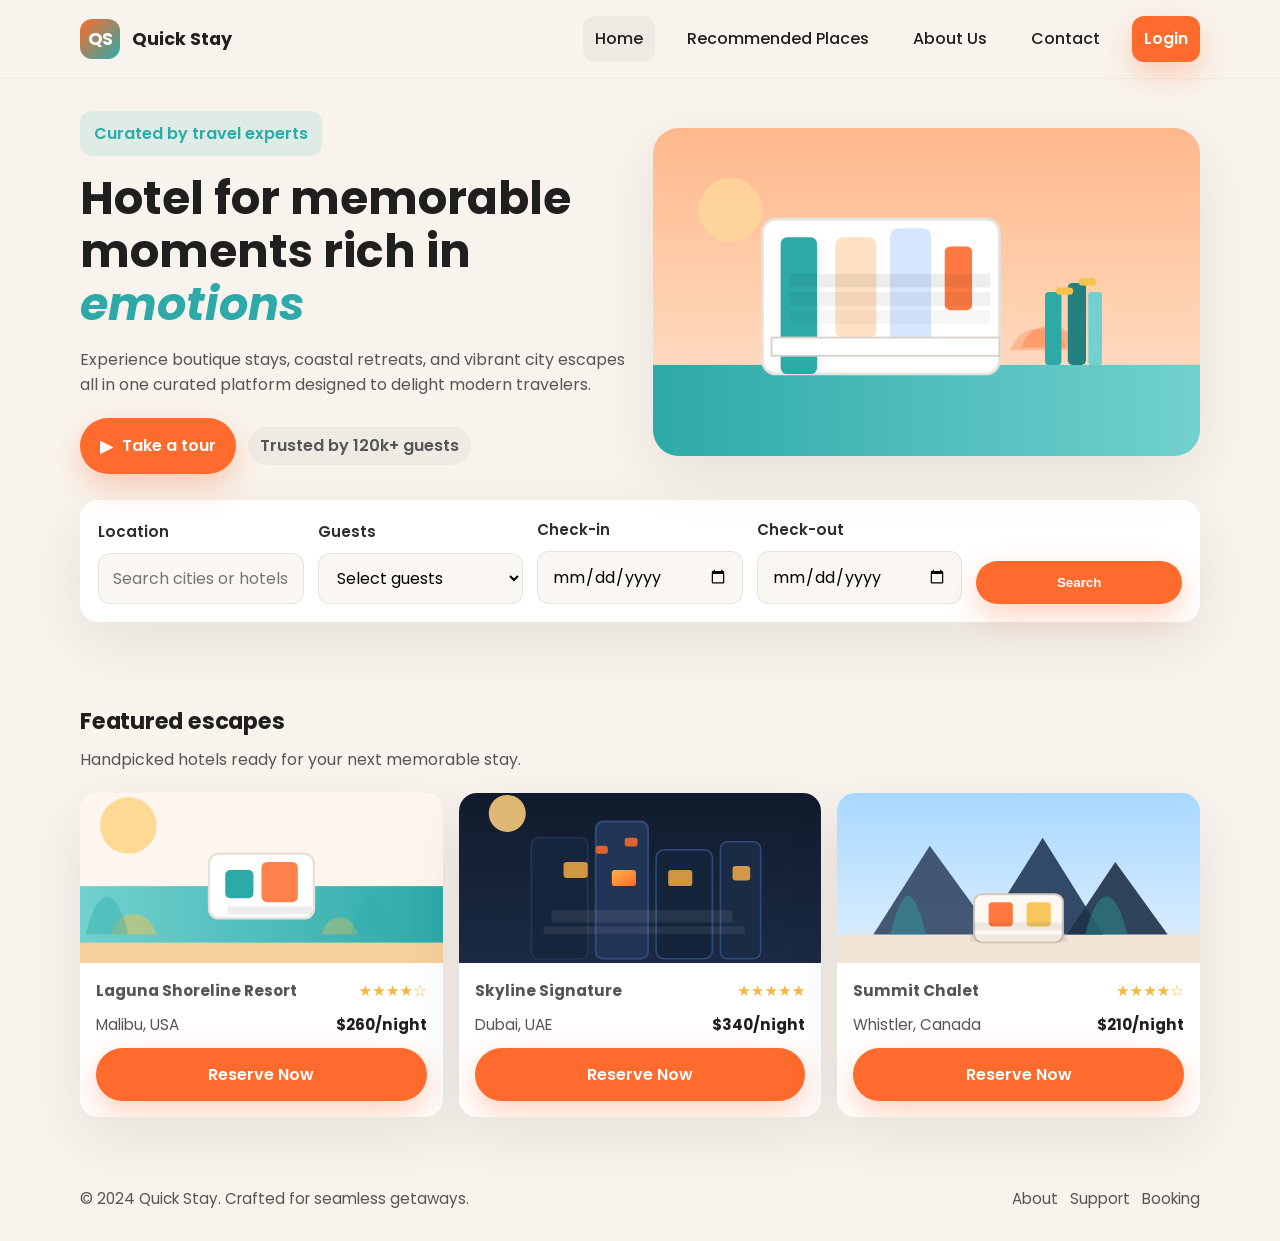
<file: index.html>
<!DOCTYPE html>
<html lang="en">
<head>
  <meta charset="UTF-8" />
  <meta name="viewport" content="width=device-width, initial-scale=1.0" />
  <title>Quick Stay | Find Your Hotel</title>
  <link rel="preconnect" href="https://fonts.googleapis.com" />
  <link rel="preconnect" href="https://fonts.gstatic.com" crossorigin />
  <link href="https://fonts.googleapis.com/css2?family=Poppins:wght@300;400;600;700&display=swap" rel="stylesheet" />
  <link rel="stylesheet" href="assets/styles.css" />
</head>
<body>
  <header class="navbar">
    <div class="container inner">
      <div class="brand">
        <div class="logo" aria-hidden="true">QS</div>
        <span>Quick Stay</span>
      </div>
      <nav class="nav-links" aria-label="Primary">
        <a href="index.html" class="active">Home</a>
        <a href="places.html">Recommended Places</a>
        <a href="about.html">About Us</a>
        <a href="contact.html">Contact</a>
        <a class="btn btn-primary" href="booking.html">Login</a>
      </nav>
    </div>
  </header>

  <main class="container">
    <section class="hero">
      <div class="hero-grid">
        <div data-reveal>
          <div class="badge">Curated by travel experts</div>
          <h1>Hotel for memorable moments rich in <em>emotions</em></h1>
          <p>Experience boutique stays, coastal retreats, and vibrant city escapes all in one curated platform designed to delight modern travelers.</p>
          <div style="display:flex; gap:12px; align-items:center; flex-wrap:wrap;">
            <a class="btn btn-primary" href="places.html" aria-label="Take a tour of recommended places">
              <span style="font-size:1.1rem;">▶</span> Take a tour
            </a>
            <span class="tag">Trusted by 120k+ guests</span>
          </div>
        </div>
        <div class="hero-visual" data-reveal>
          <img src="assets/images/hero.svg" alt="Modern hotel exterior at sunset" loading="lazy" />
        </div>
      </div>

      <form id="searchForm" class="card search-card" aria-label="Hotel search form">
        <div class="field">
          <label for="location">Location</label>
          <input id="location" name="location" type="text" placeholder="Search cities or hotels" required />
        </div>
        <div class="field">
          <label for="guests">Guests</label>
          <select id="guests" name="guests" required>
            <option value="">Select guests</option>
            <option>1</option>
            <option>2</option>
            <option>3</option>
            <option>4</option>
            <option>5+</option>
          </select>
        </div>
        <div class="field">
          <label for="checkin">Check-in</label>
          <input id="checkin" name="checkin" type="date" required />
        </div>
        <div class="field">
          <label for="checkout">Check-out</label>
          <input id="checkout" name="checkout" type="date" required />
        </div>
        <button class="btn btn-primary" type="submit" aria-label="Search availability">Search</button>
      </form>
      <div id="searchResults" class="search-results" aria-live="polite"></div>
    </section>

    <section class="section" id="highlights">
      <h2 class="section-title">Featured escapes</h2>
      <p class="section-subtitle">Handpicked hotels ready for your next memorable stay.</p>
      <div class="grid grid-3">
        <article class="card hotel-card" data-reveal>
          <img src="assets/images/reco-seaside.svg" alt="Seaside resort" />
          <div class="card-body">
            <div class="card-meta">
              <strong>Laguna Shoreline Resort</strong>
              <span class="rating">★★★★☆</span>
            </div>
            <div class="card-meta">
              <span>Malibu, USA</span>
              <span class="price">$260/night</span>
            </div>
            <a class="btn btn-primary" href="room.html">Reserve Now</a>
          </div>
        </article>
        <article class="card hotel-card" data-reveal>
          <img src="assets/images/reco-city.svg" alt="City skyline hotel" />
          <div class="card-body">
            <div class="card-meta">
              <strong>Skyline Signature</strong>
              <span class="rating">★★★★★</span>
            </div>
            <div class="card-meta">
              <span>Dubai, UAE</span>
              <span class="price">$340/night</span>
            </div>
            <a class="btn btn-primary" href="room.html">Reserve Now</a>
          </div>
        </article>
        <article class="card hotel-card" data-reveal>
          <img src="assets/images/reco-mountain.svg" alt="Mountain lodge" />
          <div class="card-body">
            <div class="card-meta">
              <strong>Summit Chalet</strong>
              <span class="rating">★★★★☆</span>
            </div>
            <div class="card-meta">
              <span>Whistler, Canada</span>
              <span class="price">$210/night</span>
            </div>
            <a class="btn btn-primary" href="room.html">Reserve Now</a>
          </div>
        </article>
      </div>
    </section>
  </main>

  <footer class="footer">
    <div class="container rows">
      <div>© 2024 Quick Stay. Crafted for seamless getaways.</div>
      <div style="display:flex; gap:12px;">
        <a href="about.html">About</a>
        <a href="contact.html">Support</a>
        <a href="booking.html">Booking</a>
      </div>
    </div>
  </footer>
  <script src="assets/app.js"></script>
</body>
</html>
</file>
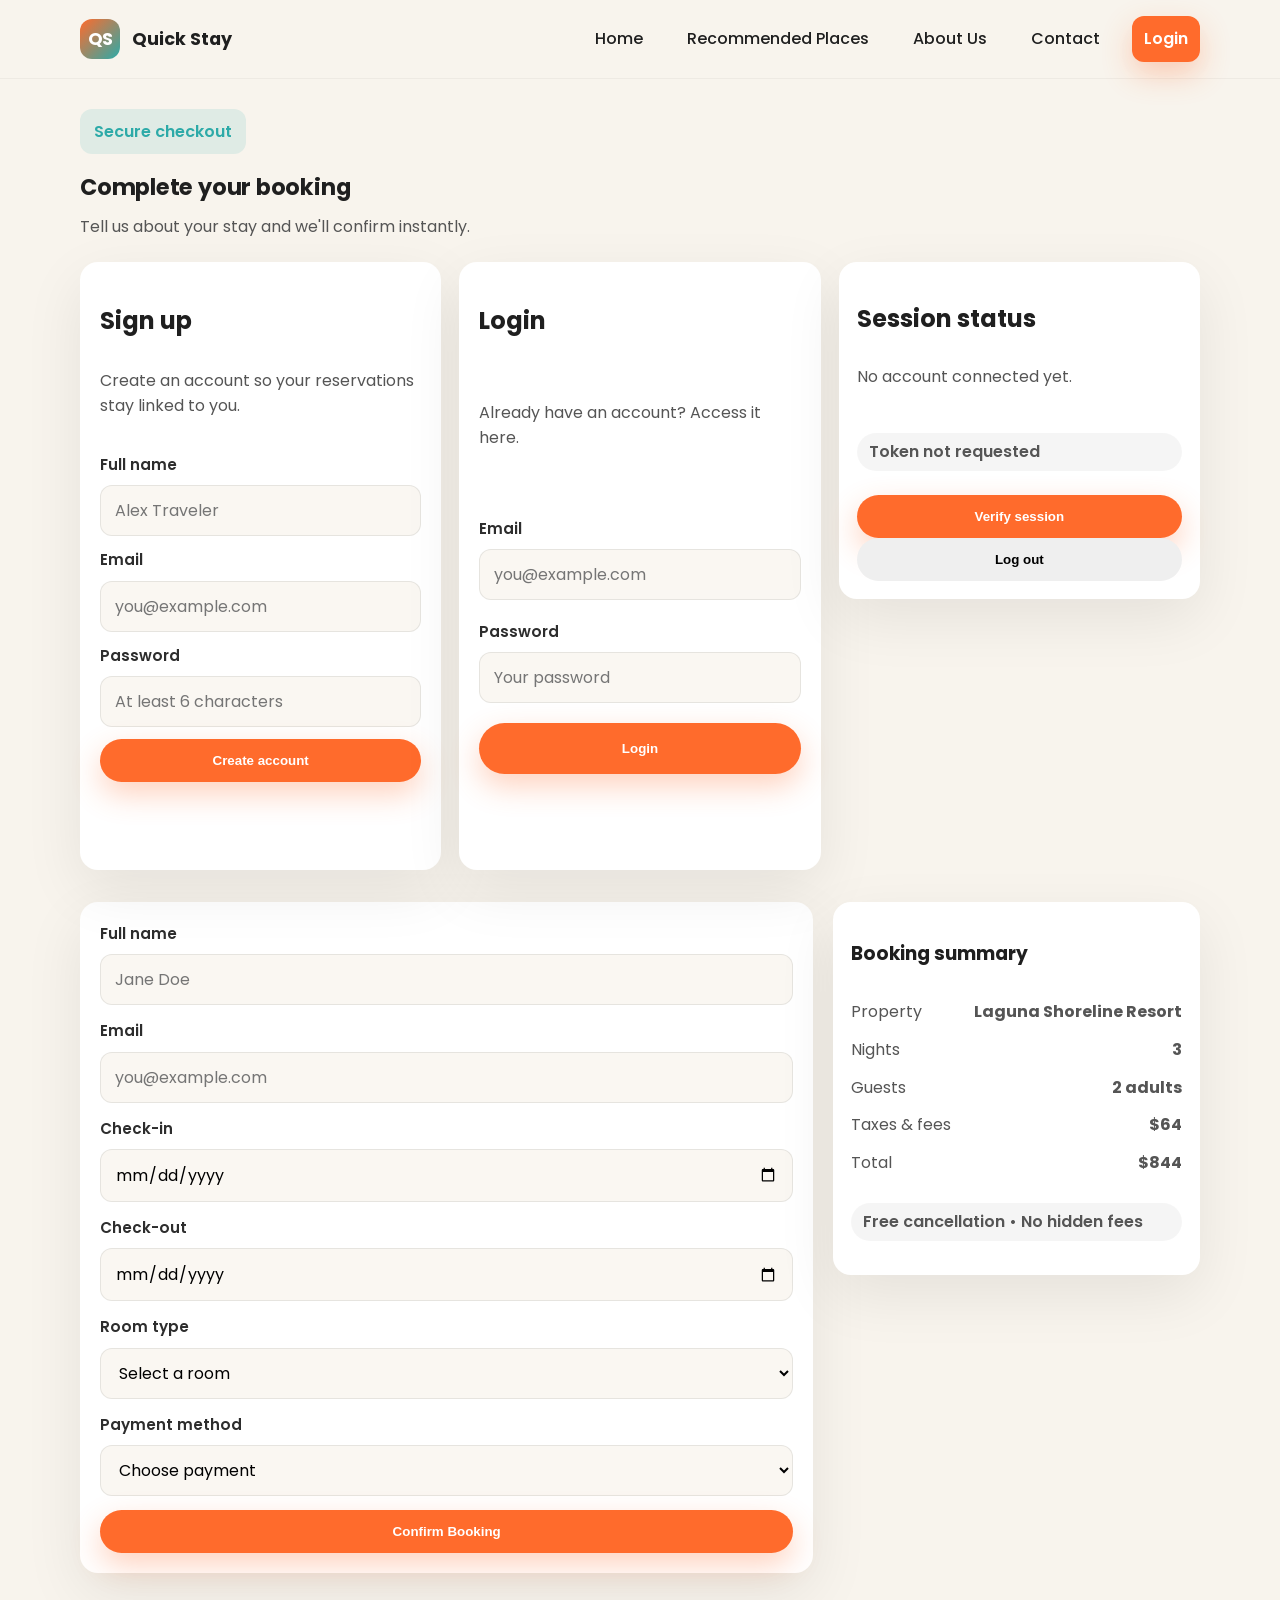
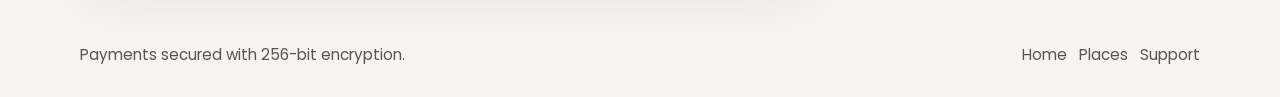
<file: booking.html>
<!DOCTYPE html>
<html lang="en">
<head>
  <meta charset="UTF-8" />
  <meta name="viewport" content="width=device-width, initial-scale=1.0" />
  <title>Quick Stay | Booking</title>
  <link rel="preconnect" href="https://fonts.googleapis.com" />
  <link rel="preconnect" href="https://fonts.gstatic.com" crossorigin />
  <link href="https://fonts.googleapis.com/css2?family=Poppins:wght@300;400;600;700&display=swap" rel="stylesheet" />
  <link rel="stylesheet" href="assets/styles.css" />
</head>
<body>
  <header class="navbar">
    <div class="container inner">
      <div class="brand">
        <div class="logo" aria-hidden="true">QS</div>
        <span>Quick Stay</span>
      </div>
      <nav class="nav-links" aria-label="Primary">
        <a href="index.html">Home</a>
        <a href="places.html">Recommended Places</a>
        <a href="about.html">About Us</a>
        <a href="contact.html">Contact</a>
        <a class="btn btn-primary" href="booking.html" aria-current="page">Login</a>
      </nav>
    </div>
  </header>

  <main class="container section">
    <div class="badge" data-reveal>Secure checkout</div>
    <h1 class="section-title">Complete your booking</h1>
    <p class="section-subtitle">Tell us about your stay and we'll confirm instantly.</p>

    <section class="auth-grid" aria-label="Account creation and login">
      <article class="card form-card" data-reveal>
        <h2>Sign up</h2>
        <p class="section-subtitle">Create an account so your reservations stay linked to you.</p>
        <form id="signupForm" class="stacked" aria-label="Sign up form">
          <div class="field">
            <label for="signupName">Full name</label>
            <input id="signupName" name="name" type="text" required placeholder="Alex Traveler" />
          </div>
          <div class="field">
            <label for="signupEmail">Email</label>
            <input id="signupEmail" name="email" type="email" required placeholder="you@example.com" />
          </div>
          <div class="field">
            <label for="signupPassword">Password</label>
            <input id="signupPassword" name="password" type="password" required minlength="6" placeholder="At least 6 characters" />
          </div>
          <button type="submit" class="btn btn-primary">Create account</button>
          <p id="signupStatus" class="form-status" aria-live="polite"></p>
        </form>
      </article>

      <article class="card form-card" data-reveal>
        <h2>Login</h2>
        <p class="section-subtitle">Already have an account? Access it here.</p>
        <form id="loginForm" class="stacked" aria-label="Login form">
          <div class="field">
            <label for="loginEmail">Email</label>
            <input id="loginEmail" name="email" type="email" required placeholder="you@example.com" />
          </div>
          <div class="field">
            <label for="loginPassword">Password</label>
            <input id="loginPassword" name="password" type="password" required placeholder="Your password" />
          </div>
          <button type="submit" class="btn btn-primary">Login</button>
          <p id="loginStatus" class="form-status" aria-live="polite"></p>
        </form>
      </article>

      <article class="card sidebar" data-reveal id="profilePanel" aria-live="polite">
        <h2>Session status</h2>
        <p id="authStatus" class="section-subtitle">No account connected yet.</p>
        <div class="summary-row" id="profileDetails"></div>
        <div class="tag" id="tokenStatus">Token not requested</div>
        <div class="rows" style="margin-top:12px; gap:10px;">
          <button class="btn btn-primary" id="checkToken">Verify session</button>
          <button class="btn" id="logoutBtn" type="button">Log out</button>
        </div>
      </article>
    </section>

    <div class="split">
      <form id="bookingForm" class="card form-card" aria-label="Booking form">
        <div class="field">
          <label for="name">Full name</label>
          <input id="name" name="name" type="text" placeholder="Jane Doe" required />
        </div>
        <div class="field">
          <label for="email">Email</label>
          <input id="email" name="email" type="email" placeholder="you@example.com" required />
        </div>
        <div class="field">
          <label for="checkin">Check-in</label>
          <input id="checkin" name="checkin" type="date" required />
        </div>
        <div class="field">
          <label for="checkout">Check-out</label>
          <input id="checkout" name="checkout" type="date" required />
        </div>
        <div class="field">
          <label for="room">Room type</label>
          <select id="room" name="room" required>
            <option value="">Select a room</option>
            <option>Oceanview Deluxe Suite</option>
            <option>Signature City Studio</option>
            <option>Garden Pool Villa</option>
          </select>
        </div>
        <div class="field">
          <label for="payment">Payment method</label>
          <select id="payment" name="payment" required>
            <option value="">Choose payment</option>
            <option>Visa •••• 2456</option>
            <option>Mastercard •••• 8831</option>
            <option>Pay at property</option>
          </select>
        </div>
        <button class="btn btn-primary" type="submit">Confirm Booking</button>
      </form>

      <aside class="card sidebar" data-reveal id="bookingSummary" aria-live="polite">
        <h3>Booking summary</h3>
        <div class="summary-row"><span>Property</span><strong>Laguna Shoreline Resort</strong></div>
        <div class="summary-row"><span>Nights</span><strong>3</strong></div>
        <div class="summary-row"><span>Guests</span><strong>2 adults</strong></div>
        <div class="summary-row"><span>Taxes & fees</span><strong>$64</strong></div>
        <div class="summary-row"><span>Total</span><strong>$844</strong></div>
        <p class="tag">Free cancellation • No hidden fees</p>
      </aside>
    </div>
  </main>

  <footer class="footer">
    <div class="container rows">
      <div>Payments secured with 256-bit encryption.</div>
      <div style="display:flex; gap:12px;">
        <a href="index.html">Home</a>
        <a href="places.html">Places</a>
        <a href="contact.html">Support</a>
      </div>
    </div>
  </footer>
  <script src="assets/app.js"></script>
</body>
</html>
</file>
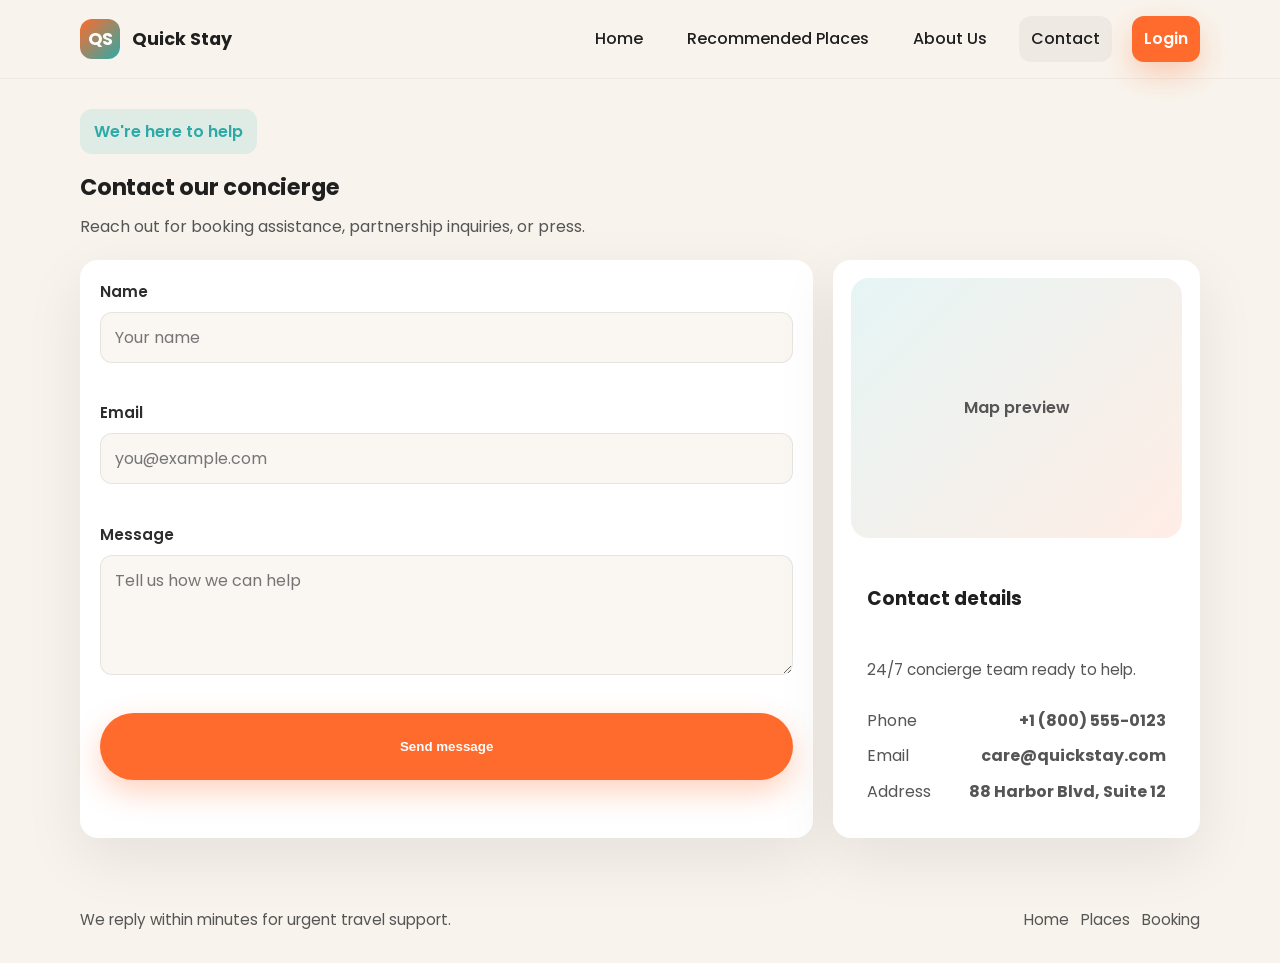
<file: contact.html>
<!DOCTYPE html>
<html lang="en">
<head>
  <meta charset="UTF-8" />
  <meta name="viewport" content="width=device-width, initial-scale=1.0" />
  <title>Quick Stay | Contact</title>
  <link rel="preconnect" href="https://fonts.googleapis.com" />
  <link rel="preconnect" href="https://fonts.gstatic.com" crossorigin />
  <link href="https://fonts.googleapis.com/css2?family=Poppins:wght@300;400;600;700&display=swap" rel="stylesheet" />
  <link rel="stylesheet" href="assets/styles.css" />
</head>
<body>
  <header class="navbar">
    <div class="container inner">
      <div class="brand">
        <div class="logo" aria-hidden="true">QS</div>
        <span>Quick Stay</span>
      </div>
      <nav class="nav-links" aria-label="Primary">
        <a href="index.html">Home</a>
        <a href="places.html">Recommended Places</a>
        <a href="about.html">About Us</a>
        <a href="contact.html" class="active">Contact</a>
        <a class="btn btn-primary" href="booking.html">Login</a>
      </nav>
    </div>
  </header>

  <main class="container section">
    <div class="badge" data-reveal>We're here to help</div>
    <h1 class="section-title">Contact our concierge</h1>
    <p class="section-subtitle">Reach out for booking assistance, partnership inquiries, or press.</p>

    <div class="split">
      <form id="contactForm" class="card form-card" aria-label="Contact form">
        <div class="field">
          <label for="name">Name</label>
          <input id="name" name="name" type="text" placeholder="Your name" required />
        </div>
        <div class="field">
          <label for="email">Email</label>
          <input id="email" name="email" type="email" placeholder="you@example.com" required />
        </div>
        <div class="field">
          <label for="message">Message</label>
          <textarea id="message" name="message" placeholder="Tell us how we can help" required></textarea>
        </div>
        <button class="btn btn-primary" type="submit">Send message</button>
        <div id="contactStatus" aria-live="polite"></div>
      </form>

      <aside class="card sidebar" data-reveal>
        <div class="map-placeholder" aria-label="Map placeholder">Map preview</div>
        <div class="card-body">
          <h3>Contact details</h3>
          <p class="card-meta">24/7 concierge team ready to help.</p>
          <div class="summary-row"><span>Phone</span><strong>+1 (800) 555-0123</strong></div>
          <div class="summary-row"><span>Email</span><strong>care@quickstay.com</strong></div>
          <div class="summary-row"><span>Address</span><strong>88 Harbor Blvd, Suite 12</strong></div>
        </div>
      </aside>
    </div>
  </main>

  <footer class="footer">
    <div class="container rows">
      <div>We reply within minutes for urgent travel support.</div>
      <div style="display:flex; gap:12px;">
        <a href="index.html">Home</a>
        <a href="places.html">Places</a>
        <a href="booking.html">Booking</a>
      </div>
    </div>
  </footer>
  <script src="assets/app.js"></script>
</body>
</html>
</file>
<file: assets/styles.css>
:root {
  --bg: #f8f4ed;
  --card: #ffffff;
  --text: #1f1f1f;
  --muted: #555555;
  --accent: #ff6b2c;
  --teal: #2daaa8;
  --shadow: 0 20px 60px rgba(0, 0, 0, 0.08);
  --radius: 18px;
}

* {
  box-sizing: border-box;
}

body {
  margin: 0;
  font-family: "Poppins", system-ui, -apple-system, sans-serif;
  background: var(--bg);
  color: var(--text);
  line-height: 1.6;
  -webkit-font-smoothing: antialiased;
}

a {
  color: inherit;
  text-decoration: none;
}

img {
  max-width: 100%;
  display: block;
}

.container {
  width: min(1120px, 92vw);
  margin: 0 auto;
}

.card {
  background: var(--card);
  border-radius: var(--radius);
  box-shadow: var(--shadow);
}

.navbar {
  position: sticky;
  top: 0;
  z-index: 20;
  background: rgba(248, 244, 237, 0.94);
  backdrop-filter: blur(10px);
  border-bottom: 1px solid rgba(0, 0, 0, 0.04);
}

.navbar .inner {
  display: flex;
  align-items: center;
  justify-content: space-between;
  padding: 16px 0;
}

.brand {
  display: flex;
  align-items: center;
  gap: 12px;
  font-weight: 700;
  font-size: 1.1rem;
}

.brand .logo {
  width: 40px;
  height: 40px;
  border-radius: 12px;
  background: linear-gradient(135deg, var(--accent), var(--teal));
  display: grid;
  place-items: center;
  color: white;
  font-weight: 700;
  letter-spacing: -1px;
}

.nav-links {
  display: flex;
  align-items: center;
  gap: 20px;
  font-weight: 500;
}

.nav-links a {
  padding: 10px 12px;
  border-radius: 12px;
  transition: all 0.2s ease;
}

.nav-links a:hover,
.nav-links a.active {
  background: rgba(0, 0, 0, 0.04);
}

.btn {
  display: inline-flex;
  align-items: center;
  justify-content: center;
  gap: 8px;
  padding: 14px 20px;
  border-radius: 999px;
  border: none;
  cursor: pointer;
  font-weight: 600;
  transition: transform 0.15s ease, box-shadow 0.15s ease, background 0.2s ease;
}

.btn:focus-visible {
  outline: 2px solid var(--teal);
  outline-offset: 3px;
}

.btn-primary {
  background: var(--accent);
  color: white;
  box-shadow: 0 12px 30px rgba(255, 107, 44, 0.3);
}

.btn-primary:hover {
  transform: translateY(-1px);
  box-shadow: 0 16px 30px rgba(255, 107, 44, 0.35);
}

.btn-ghost {
  background: rgba(0, 0, 0, 0.05);
  color: var(--text);
}

.hero {
  padding: 32px 0 40px;
}

.hero-grid {
  display: grid;
  grid-template-columns: repeat(auto-fit, minmax(300px, 1fr));
  gap: 26px;
  align-items: center;
}

.hero h1 {
  font-size: clamp(32px, 5vw, 46px);
  margin: 0 0 14px;
  line-height: 1.15;
}

.hero h1 em {
  color: var(--teal);
  font-style: italic;
  font-weight: 700;
}

.hero p {
  color: var(--muted);
  margin-bottom: 20px;
}

.hero-visual {
  position: relative;
}

.hero-visual img {
  border-radius: 26px;
  box-shadow: var(--shadow);
  width: 100%;
  height: 100%;
  object-fit: cover;
  transform: translateZ(0);
  transition: transform 0.3s ease, box-shadow 0.3s ease;
}

.hero-visual:hover img {
  transform: translateY(-4px);
  box-shadow: 0 28px 80px rgba(0, 0, 0, 0.18);
}

.badge {
  display: inline-flex;
  align-items: center;
  gap: 6px;
  padding: 10px 14px;
  background: rgba(45, 170, 168, 0.12);
  color: var(--teal);
  border-radius: 12px;
  font-weight: 600;
  margin-bottom: 16px;
}

.search-card {
  margin-top: 26px;
  padding: 18px;
  display: grid;
  gap: 14px;
  grid-template-columns: repeat(auto-fit, minmax(180px, 1fr));
  align-items: end;
}

.field {
  display: flex;
  flex-direction: column;
  gap: 8px;
  font-weight: 600;
  color: #2d2d2d;
}

.field label {
  font-size: 0.95rem;
}

.field input,
.field select,
.field textarea {
  width: 100%;
  padding: 12px 14px;
  border-radius: 12px;
  border: 1px solid rgba(0, 0, 0, 0.08);
  background: #faf7f2;
  font-family: inherit;
  font-size: 1rem;
  transition: border-color 0.15s ease, box-shadow 0.15s ease;
}

.field textarea {
  min-height: 120px;
  resize: vertical;
}

.field input:focus,
.field select:focus,
.field textarea:focus {
  outline: none;
  border-color: var(--teal);
  box-shadow: 0 0 0 4px rgba(45, 170, 168, 0.15);
}

.search-results {
  margin-top: 12px;
  color: var(--teal);
  font-weight: 600;
}

.section-title {
  margin: 0 0 14px;
  font-size: 1.4rem;
  letter-spacing: -0.01em;
}

.section-subtitle {
  margin-top: -6px;
  margin-bottom: 20px;
  color: var(--muted);
}

.grid {
  display: grid;
  gap: 16px;
}

.grid-3 {
  grid-template-columns: repeat(auto-fit, minmax(240px, 1fr));
}

.hotel-card {
  display: flex;
  flex-direction: column;
  overflow: hidden;
  transition: transform 0.2s ease, box-shadow 0.2s ease;
}

.hotel-card:hover {
  transform: translateY(-6px);
  box-shadow: 0 26px 80px rgba(0, 0, 0, 0.14);
}

.hotel-card img {
  height: 170px;
  object-fit: cover;
}

.card-body {
  padding: 16px;
  display: grid;
  gap: 10px;
}

.card-meta {
  display: flex;
  justify-content: space-between;
  align-items: center;
  color: var(--muted);
  font-size: 0.95rem;
}

.price {
  font-weight: 700;
  color: var(--text);
}

.rating {
  color: #f6b63f;
  font-weight: 700;
}

.amenities {
  display: grid;
  grid-template-columns: repeat(auto-fit, minmax(160px, 1fr));
  gap: 12px;
}

.amenity {
  background: rgba(0, 0, 0, 0.03);
  padding: 12px;
  border-radius: 14px;
  display: flex;
  align-items: center;
  gap: 10px;
  font-weight: 600;
}

.sidebar {
  position: sticky;
  top: 90px;
  padding: 18px;
  display: grid;
  gap: 12px;
  align-self: start;
}

.summary-row {
  display: flex;
  justify-content: space-between;
  color: var(--muted);
}

.carousel {
  position: relative;
  overflow: hidden;
  border-radius: 18px;
}

.carousel img {
  width: 100%;
  height: 320px;
  object-fit: cover;
}

.carousel button {
  position: absolute;
  top: 50%;
  transform: translateY(-50%);
  background: rgba(0, 0, 0, 0.5);
  color: white;
  border: none;
  width: 40px;
  height: 40px;
  border-radius: 50%;
  cursor: pointer;
  display: grid;
  place-items: center;
}

.carousel button.prev {
  left: 12px;
}

.carousel button.next {
  right: 12px;
}

.section {
  padding: 30px 0 10px;
}

.split {
  display: grid;
  grid-template-columns: 2fr 1fr;
  gap: 20px;
}

.footer {
  margin-top: 40px;
  padding: 20px 0 30px;
  color: var(--muted);
  font-size: 0.95rem;
}

.footer .rows {
  display: flex;
  justify-content: space-between;
  flex-wrap: wrap;
  gap: 14px;
}

.form-card {
  padding: 20px;
  display: grid;
  gap: 14px;
}

.map-placeholder {
  height: 260px;
  border-radius: 18px;
  background: linear-gradient(135deg, rgba(45, 170, 168, 0.12), rgba(255, 107, 44, 0.12));
  display: grid;
  place-items: center;
  color: var(--muted);
  font-weight: 600;
}

.staggered-images {
  display: grid;
  grid-template-columns: repeat(auto-fit, minmax(220px, 1fr));
  gap: 14px;
}

.staggered-images img:nth-child(2) {
  margin-top: 20px;
}

.tag {
  display: inline-flex;
  align-items: center;
  padding: 6px 12px;
  border-radius: 999px;
  background: rgba(0, 0, 0, 0.04);
  font-weight: 600;
  color: var(--muted);
}

.error {
  color: #d93025;
  font-weight: 600;
}

.success {
  color: var(--teal);
  font-weight: 700;
}

.auth-grid {
  display: grid;
  grid-template-columns: repeat(auto-fit, minmax(280px, 1fr));
  gap: 18px;
  margin: 22px 0 32px;
}

.stacked {
  display: grid;
  gap: 12px;
}

.form-status {
  min-height: 24px;
  font-weight: 600;
}

#profilePanel .rows .btn {
  width: 100%;
}

@media (max-width: 900px) {
  .navbar .inner {
    flex-direction: column;
    align-items: flex-start;
    gap: 12px;
  }

  .split {
    grid-template-columns: 1fr;
  }

  .sidebar {
    position: static;
  }
}

@media (max-width: 640px) {
  .nav-links {
    flex-wrap: wrap;
  }

  .search-card {
    grid-template-columns: 1fr;
  }

  .hotel-card img {
    height: 200px;
  }
}
</file>
